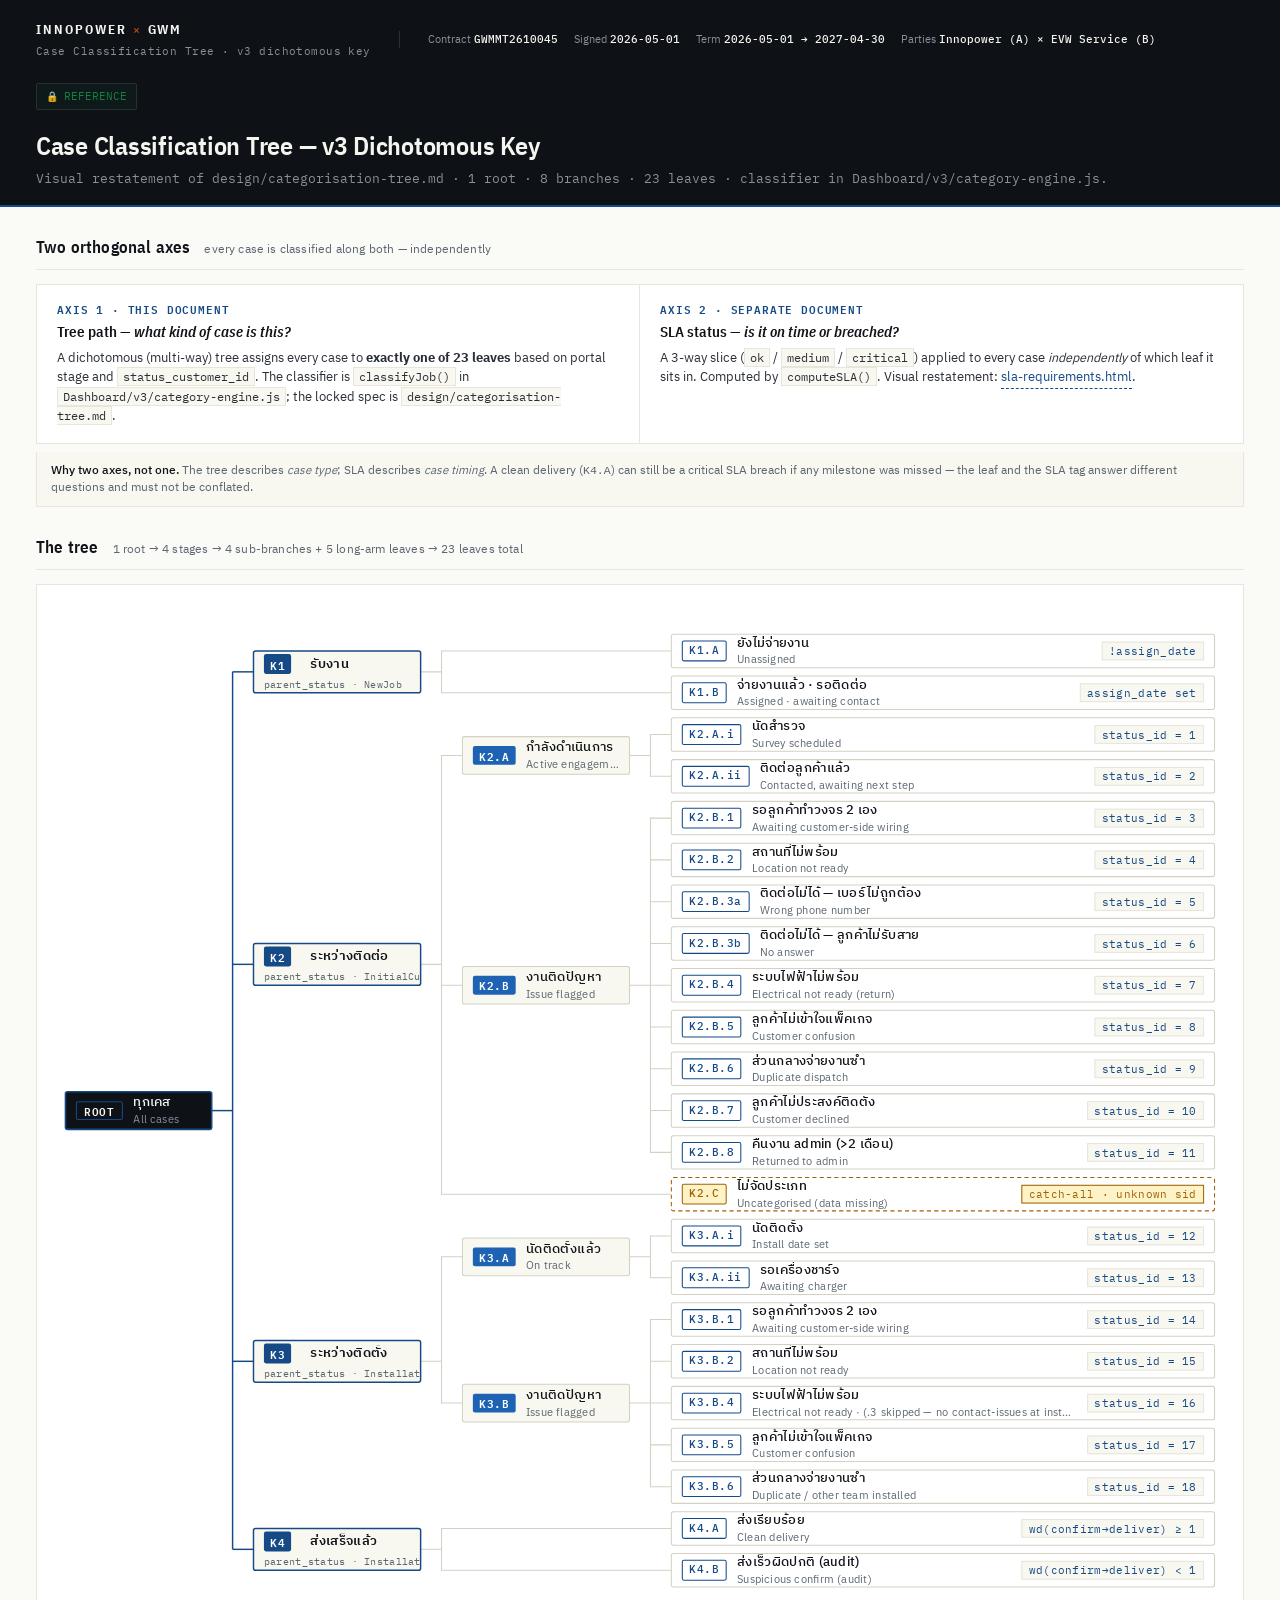
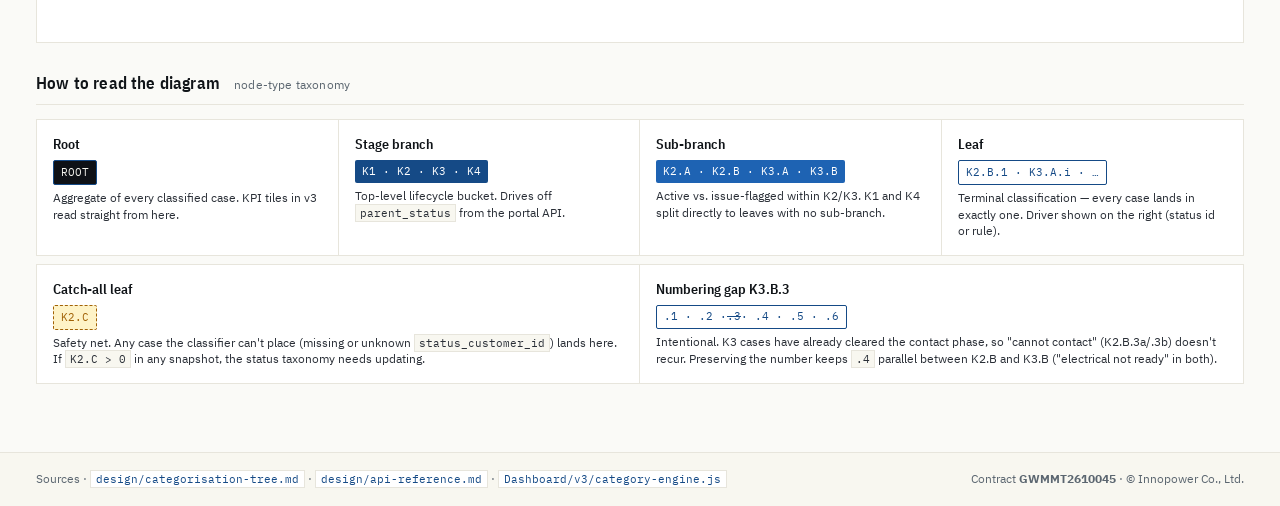
<file: Dashboard/case-classification-tree.html>
<!doctype html>
<html lang="en">
<head>
  <meta charset="utf-8" />
  <title>GWM Case Classification — Tree Diagram</title>
  <meta name="viewport" content="width=device-width,initial-scale=1" />

  <link rel="preconnect" href="https://fonts.googleapis.com">
  <link rel="preconnect" href="https://fonts.gstatic.com" crossorigin>
  <link href="https://fonts.googleapis.com/css2?family=IBM+Plex+Sans+Thai:wght@300;400;500;600;700&family=IBM+Plex+Sans:wght@300;400;500;600;700&family=IBM+Plex+Sans+Condensed:wght@500;600;700&family=IBM+Plex+Mono:wght@400;500;600&display=swap" rel="stylesheet">

  <style>
  :root {
    --brand:        #154a86;
    --brand-2:      #1e63b3;
    --accent:       #ea580c;

    --ink:          #101418;
    --ink-2:        #2a2f37;
    --muted:        #5b6670;
    --muted-2:      #9aa0a8;

    --canvas:       #fafaf7;
    --canvas-soft:  #fdfcf6;
    --canvas-warm:  #f8f7f0;
    --surface:      #ffffff;
    --hair:         #e7e5dc;
    --hair-soft:    #f0eee5;
    --hair-strong:  #d4d1c4;

    --ok:           #15803d;
    --ok-soft:      #dcfce7;
    --medium:       #a16207;
    --medium-soft:  #fef3c7;
    --critical:     #b91c1c;
    --critical-soft:#fee2e2;
    --critical-2:   #7f1d1d;

    --ink-on-dark:  #f5f5ef;
    --dark:         #0e1116;
  }

  * { box-sizing: border-box; }

  html, body {
    margin: 0; padding: 0;
    background: var(--canvas);
    color: var(--ink);
    font-family: 'IBM Plex Sans Thai', 'IBM Plex Sans', system-ui, -apple-system, sans-serif;
    font-size: 14px; line-height: 1.5;
    -webkit-font-smoothing: antialiased;
  }
  .mono { font-family: 'IBM Plex Mono', ui-monospace, monospace; font-variant-numeric: tabular-nums; }
  .display { font-family: 'IBM Plex Sans Condensed', sans-serif; font-weight: 600; letter-spacing: -0.01em; }
  .caps    { font-size: 10.5px; letter-spacing: 0.12em; text-transform: uppercase; color: var(--muted); font-weight: 500; }
  .muted   { color: var(--muted); }

  /* Header — copied verbatim from sla-requirements.html for visual continuity */
  .app-header {
    background: var(--dark); color: var(--ink-on-dark);
    border-bottom: 2px solid var(--brand);
    padding: 20px 36px 18px;
  }
  .h-top {
    display: flex; align-items: flex-start; justify-content: space-between;
    gap: 24px; flex-wrap: wrap;
  }
  .h-l { display: flex; align-items: center; gap: 28px; flex-wrap: wrap; }
  .brand { display: flex; flex-direction: column; gap: 3px; }
  .brand-mark {
    font-family: 'IBM Plex Sans Condensed', sans-serif;
    font-weight: 700; letter-spacing: 0.15em; font-size: 13px;
  }
  .brand-mark .x { color: var(--accent); margin: 0 6px; font-weight: 400; }
  .brand-sub {
    font-family: 'IBM Plex Mono', monospace; font-size: 11px;
    color: #8a9099; letter-spacing: 0.04em;
  }
  .context {
    display: flex; gap: 16px; padding-left: 28px;
    border-left: 1px solid var(--ink-2);
    flex-wrap: wrap;
  }
  .ctx-item { font-size: 11px; color: #8a9099; }
  .ctx-item b { color: var(--ink-on-dark); font-weight: 500; font-family: 'IBM Plex Mono', monospace; }
  .h-r .readonly-pill {
    display: inline-flex; align-items: center; gap: 6px;
    padding: 4px 9px; border: 1px solid var(--ink-2); border-radius: 2px;
    font-size: 11px; color: var(--ok); font-family: 'IBM Plex Mono', monospace;
    background: rgba(21, 128, 61, 0.08);
  }
  .h-r .readonly-pill::before { content: '🔒'; font-size: 10px; }

  .page-title {
    font-family: 'IBM Plex Sans Condensed', sans-serif;
    font-weight: 600; font-size: 26px; letter-spacing: -0.01em;
    color: var(--ink-on-dark);
    margin: 16px 0 4px;
  }
  .page-sub {
    font-size: 12.5px; color: #8a9099;
    font-family: 'IBM Plex Mono', monospace;
  }

  /* Sections — same pattern as sla-requirements.html */
  main { padding: 28px 36px 60px; max-width: 1400px; margin: 0 auto; }

  .section-head {
    display: flex; align-items: baseline; justify-content: space-between;
    gap: 16px; margin: 28px 0 14px; padding-bottom: 8px;
    border-bottom: 1px solid var(--hair);
  }
  .section-head:first-child { margin-top: 0; }
  .section-head h2 {
    margin: 0;
    font-family: 'IBM Plex Sans Condensed', sans-serif;
    font-weight: 600; font-size: 17px; letter-spacing: 0.01em;
    color: var(--ink);
  }
  .section-head h2 .sub {
    font-family: 'IBM Plex Sans Thai', sans-serif;
    font-weight: 400; font-size: 12px; color: var(--muted);
    margin-left: 10px;
  }

  /* Orthogonality callout */
  .axes {
    display: grid; grid-template-columns: 1fr 1fr;
    border: 1px solid var(--hair); background: var(--surface);
    margin-bottom: 8px;
  }
  .axis-cell {
    padding: 16px 20px; border-right: 1px solid var(--hair);
  }
  .axis-cell:last-child { border-right: none; }
  .axis-tag {
    font-family: 'IBM Plex Mono', monospace; font-size: 10.5px;
    color: var(--brand); letter-spacing: 0.08em; font-weight: 600;
    text-transform: uppercase;
  }
  .axis-title {
    font-family: 'IBM Plex Sans Condensed', sans-serif;
    font-weight: 600; font-size: 15px; margin: 4px 0 6px;
  }
  .axis-text {
    font-size: 12.5px; color: var(--ink-2); line-height: 1.55;
  }
  .axis-text a {
    color: var(--brand); text-decoration: none;
    border-bottom: 1px dashed var(--brand);
  }
  .axis-text code {
    font-family: 'IBM Plex Mono', monospace; font-size: 11.5px;
    background: var(--canvas-warm); padding: 1px 5px; border: 1px solid var(--hair);
  }
  .axes-note {
    font-size: 11.5px; color: var(--muted); padding: 10px 14px;
    background: var(--canvas-warm); border: 1px solid var(--hair);
    border-top: none;
  }
  .axes-note b { color: var(--ink); font-weight: 500; }

  /* Tree diagram container */
  .tree-frame {
    background: var(--surface); border: 1px solid var(--hair);
    padding: 20px 18px 26px;
    overflow-x: auto;
  }
  .tree-svg {
    display: block;
    width: 100%; height: auto;
    min-width: 980px;
  }

  /* Connectors */
  .conn {
    fill: none; stroke: var(--hair-strong); stroke-width: 1;
    stroke-linecap: round; stroke-linejoin: round;
  }
  .conn-trunk {
    fill: none; stroke: var(--brand); stroke-width: 1.4;
  }

  /* Node boxes */
  .node-box {
    fill: var(--surface); stroke: var(--hair-strong); stroke-width: 1;
  }
  .node-root .node-box {
    fill: var(--dark); stroke: var(--brand); stroke-width: 1.5;
  }
  .node-stage .node-box {
    fill: var(--canvas-warm); stroke: var(--brand); stroke-width: 1.4;
  }
  .node-sub .node-box {
    fill: var(--canvas-warm); stroke: var(--hair-strong); stroke-width: 1;
  }
  .node-leaf .node-box {
    fill: var(--surface); stroke: var(--hair-strong); stroke-width: 1;
  }
  .node-catchall .node-box {
    fill: var(--surface); stroke: var(--medium); stroke-width: 1;
    stroke-dasharray: 4 3;
  }

  /* foreignObject contents */
  .nbody {
    width: 100%; height: 100%;
    display: flex; align-items: center;
    padding: 0 10px;
    font-family: 'IBM Plex Sans Thai', 'IBM Plex Sans', sans-serif;
    font-size: 12px; color: var(--ink); line-height: 1.2;
  }
  .nbody .nkey {
    font-family: 'IBM Plex Mono', monospace; font-weight: 600;
    font-size: 11px; letter-spacing: 0.02em;
    background: var(--brand); color: #fff;
    padding: 3px 6px; border-radius: 2px;
    margin-right: 10px;
    white-space: nowrap;
  }
  .node-root .nbody { color: var(--ink-on-dark); justify-content: center; }
  .node-root .nbody .nkey {
    background: transparent; color: var(--ink-on-dark);
    border: 1px solid var(--brand); padding: 2px 7px;
    font-size: 10.5px;
  }
  .node-root .nlabel-th { color: var(--ink-on-dark); font-weight: 500; }
  .node-root .nlabel-en { color: #8a9099; }

  .node-stage .nbody .nkey { background: var(--brand); color: #fff; }
  .node-sub   .nbody .nkey { background: var(--brand-2); color: #fff; font-size: 10.5px; }
  .node-leaf  .nbody .nkey {
    background: var(--surface); color: var(--brand);
    border: 1px solid var(--brand); padding: 2px 6px;
    font-weight: 500;
  }
  .node-catchall .nbody .nkey {
    background: var(--medium-soft); color: var(--medium);
    border: 1px solid var(--medium);
  }

  .ntext { display: flex; flex-direction: column; gap: 2px; flex: 1; min-width: 0; }
  .nlabel-th {
    font-family: 'IBM Plex Sans Thai', sans-serif;
    font-size: 12.5px; color: var(--ink); font-weight: 500;
    white-space: nowrap; overflow: hidden; text-overflow: ellipsis;
  }
  .nlabel-en {
    font-family: 'IBM Plex Sans', sans-serif;
    font-size: 10.5px; color: var(--muted);
    white-space: nowrap; overflow: hidden; text-overflow: ellipsis;
  }
  .nstage-meta {
    font-family: 'IBM Plex Mono', monospace; font-size: 9.5px;
    color: var(--muted); margin-top: 2px;
    white-space: nowrap;
  }
  .node-stage .nbody {
    flex-direction: column; align-items: stretch; padding: 6px 10px;
    justify-content: center; gap: 1px;
  }
  .node-stage .nbody .nrow1 {
    display: flex; align-items: center; gap: 8px;
  }
  .node-stage .nlabel-th { font-size: 12.5px; font-weight: 600; }
  .node-stage .nlabel-en { font-size: 10.5px; }

  .ndriver {
    font-family: 'IBM Plex Mono', monospace; font-size: 10.5px;
    color: var(--brand); margin-left: 10px;
    white-space: nowrap;
    background: var(--canvas-warm); padding: 2px 6px;
    border: 1px solid var(--hair);
  }
  .node-catchall .ndriver {
    color: var(--medium); background: var(--medium-soft);
    border-color: var(--medium);
  }

  /* Legend */
  .legend-row {
    display: grid; grid-template-columns: repeat(4, 1fr);
    border: 1px solid var(--hair); background: var(--surface);
    margin-bottom: 8px;
  }
  .legend-cell {
    padding: 14px 16px; border-right: 1px solid var(--hair);
    display: flex; flex-direction: column; gap: 6px;
  }
  .legend-cell:last-child { border-right: none; }
  .legend-name {
    font-family: 'IBM Plex Sans Condensed', sans-serif;
    font-weight: 600; font-size: 13.5px;
  }
  .legend-sample {
    display: inline-flex; align-items: center;
    font-family: 'IBM Plex Mono', monospace; font-size: 11px;
    padding: 3px 7px; border-radius: 2px;
    width: fit-content;
  }
  .legend-sample.s-root  { background: var(--dark); color: var(--ink-on-dark); border: 1px solid var(--brand); }
  .legend-sample.s-stage { background: var(--brand); color: #fff; }
  .legend-sample.s-sub   { background: var(--brand-2); color: #fff; }
  .legend-sample.s-leaf  { background: var(--surface); color: var(--brand); border: 1px solid var(--brand); }
  .legend-sample.s-catch { background: var(--medium-soft); color: var(--medium); border: 1px dashed var(--medium); }
  .legend-desc {
    font-size: 11.5px; color: var(--ink-2); line-height: 1.45;
  }
  .legend-desc code {
    font-family: 'IBM Plex Mono', monospace; font-size: 11px;
    background: var(--canvas-warm); padding: 1px 4px; border: 1px solid var(--hair);
  }

  /* Footer */
  .app-footer {
    border-top: 1px solid var(--hair);
    padding: 18px 36px;
    background: var(--canvas-warm);
    display: flex; align-items: center; justify-content: space-between;
    gap: 16px; flex-wrap: wrap;
    font-size: 11.5px; color: var(--muted);
  }
  .app-footer a { color: var(--brand); text-decoration: none; }
  .app-footer a:hover { text-decoration: underline; }
  .app-footer code {
    font-family: 'IBM Plex Mono', monospace; font-size: 11px;
    background: var(--surface); padding: 1px 5px; border: 1px solid var(--hair);
  }

  /* Print — fit on A3 landscape, single page */
  @media print {
    @page { size: A3 landscape; margin: 12mm; }
    body { background: #fff; }
    .app-header { background: #fff; color: var(--ink); border-bottom: 2px solid var(--brand); }
    .brand-mark, .page-title { color: var(--ink); }
    .brand-sub, .page-sub, .ctx-item, .ctx-item b { color: var(--muted); }
    .h-r .readonly-pill { display: none; }
    main { padding: 16px 18px; max-width: 100%; }
    .tree-frame { overflow: visible; page-break-inside: avoid; padding: 8px 0; }
    .tree-svg { min-width: 0; }
    .axes, .legend-row { page-break-inside: avoid; }
  }

  /* Responsive */
  @media (max-width: 900px) {
    main { padding: 20px 18px 50px; }
    .app-header { padding: 16px 18px 14px; }
    .axes, .legend-row { grid-template-columns: 1fr; }
    .axis-cell, .legend-cell { border-right: none; border-bottom: 1px solid var(--hair); }
    .axis-cell:last-child, .legend-cell:last-child { border-bottom: none; }
  }
  </style>
</head>
<body>

<header class="app-header">
  <div class="h-top">
    <div class="h-l">
      <div class="brand">
        <div class="brand-mark">INNOPOWER<span class="x">×</span>GWM</div>
        <div class="brand-sub">Case Classification Tree · v3 dichotomous key</div>
      </div>
      <div class="context">
        <div class="ctx-item">Contract <b>GWMMT2610045</b></div>
        <div class="ctx-item">Signed <b>2026-05-01</b></div>
        <div class="ctx-item">Term <b>2026-05-01 → 2027-04-30</b></div>
        <div class="ctx-item">Parties <b>Innopower (A) × EVW Service (B)</b></div>
      </div>
    </div>
    <div class="h-r">
      <div class="readonly-pill">REFERENCE</div>
    </div>
  </div>
  <div class="page-title">Case Classification Tree — v3 Dichotomous Key</div>
  <div class="page-sub">Visual restatement of design/categorisation-tree.md · 1 root · 8 branches · 23 leaves · classifier in Dashboard/v3/category-engine.js.</div>
</header>

<main>

  <!-- ─── Two orthogonal axes ─────────────────────────────────────────── -->
  <div class="section-head">
    <h2>Two orthogonal axes <span class="sub">every case is classified along both — independently</span></h2>
  </div>
  <div class="axes">
    <div class="axis-cell">
      <div class="axis-tag">Axis 1 · this document</div>
      <div class="axis-title">Tree path — <i>what kind of case is this?</i></div>
      <div class="axis-text">
        A dichotomous (multi-way) tree assigns every case to <b>exactly one of 23 leaves</b>
        based on portal stage and <code>status_customer_id</code>. The classifier is
        <code>classifyJob()</code> in <code>Dashboard/v3/category-engine.js</code>; the locked
        spec is <code>design/categorisation-tree.md</code>.
      </div>
    </div>
    <div class="axis-cell">
      <div class="axis-tag">Axis 2 · separate document</div>
      <div class="axis-title">SLA status — <i>is it on time or breached?</i></div>
      <div class="axis-text">
        A 3-way slice (<code>ok</code> / <code>medium</code> / <code>critical</code>) applied to
        every case <i>independently</i> of which leaf it sits in. Computed by <code>computeSLA()</code>.
        Visual restatement: <a href="sla-requirements.html">sla-requirements.html</a>.
      </div>
    </div>
  </div>
  <div class="axes-note">
    <b>Why two axes, not one.</b> The tree describes <i>case type</i>; SLA describes <i>case timing</i>.
    A clean delivery (<code>K4.A</code>) can still be a critical SLA breach if any milestone was missed —
    the leaf and the SLA tag answer different questions and must not be conflated.
  </div>

  <!-- ─── The tree diagram ────────────────────────────────────────────── -->
  <div class="section-head">
    <h2>The tree <span class="sub">1 root → 4 stages → 4 sub-branches + 5 long-arm leaves → 23 leaves total</span></h2>
  </div>
  <div class="tree-frame">
    <svg class="tree-svg" viewBox="0 0 1120 968" xmlns="http://www.w3.org/2000/svg" preserveAspectRatio="xMidYMid meet" aria-label="Case classification tree diagram">

      <!-- ─── Connectors ──────────────────────────────────────────────── -->
      <!-- Root → 4 K-stages (lane A at x=170; root cy=484; K cys: 64,344,724,904) -->
      <path class="conn-trunk" d="M 150 484 L 170 484"/>
      <path class="conn-trunk" d="M 170 64 L 170 904"/>
      <path class="conn-trunk" d="M 170 64 L 190 64"/>
      <path class="conn-trunk" d="M 170 344 L 190 344"/>
      <path class="conn-trunk" d="M 170 724 L 190 724"/>
      <path class="conn-trunk" d="M 170 904 L 190 904"/>

      <!-- K1 → K1.A (row 1 cy=44), K1.B (row 2 cy=84). Long-arm: both go to col 3 -->
      <path class="conn" d="M 350 64 L 370 64"/>
      <path class="conn" d="M 370 44 L 370 84"/>
      <path class="conn" d="M 370 44 L 590 44"/>
      <path class="conn" d="M 370 84 L 590 84"/>

      <!-- K2 → K2.A (sub, cy=144), K2.B (sub, cy=364), K2.C (leaf long-arm, row 14 cy=564) -->
      <path class="conn" d="M 350 344 L 370 344"/>
      <path class="conn" d="M 370 144 L 370 564"/>
      <path class="conn" d="M 370 144 L 390 144"/>
      <path class="conn" d="M 370 364 L 390 364"/>
      <path class="conn" d="M 370 564 L 590 564"/>

      <!-- K3 → K3.A (sub, cy=624), K3.B (sub, cy=764) -->
      <path class="conn" d="M 350 724 L 370 724"/>
      <path class="conn" d="M 370 624 L 370 764"/>
      <path class="conn" d="M 370 624 L 390 624"/>
      <path class="conn" d="M 370 764 L 390 764"/>

      <!-- K4 → K4.A (row 22 cy=884), K4.B (row 23 cy=924). Long-arm to col 3 -->
      <path class="conn" d="M 350 904 L 370 904"/>
      <path class="conn" d="M 370 884 L 370 924"/>
      <path class="conn" d="M 370 884 L 590 884"/>
      <path class="conn" d="M 370 924 L 590 924"/>

      <!-- K2.A → K2.A.i (row 3 cy=124), K2.A.ii (row 4 cy=164) -->
      <path class="conn" d="M 550 144 L 570 144"/>
      <path class="conn" d="M 570 124 L 570 164"/>
      <path class="conn" d="M 570 124 L 590 124"/>
      <path class="conn" d="M 570 164 L 590 164"/>

      <!-- K2.B → K2.B.1..K2.B.8 (rows 5..13, cy 204,244,284,324,364,404,444,484,524) -->
      <path class="conn" d="M 550 364 L 570 364"/>
      <path class="conn" d="M 570 204 L 570 524"/>
      <path class="conn" d="M 570 204 L 590 204"/>
      <path class="conn" d="M 570 244 L 590 244"/>
      <path class="conn" d="M 570 284 L 590 284"/>
      <path class="conn" d="M 570 324 L 590 324"/>
      <path class="conn" d="M 570 364 L 590 364"/>
      <path class="conn" d="M 570 404 L 590 404"/>
      <path class="conn" d="M 570 444 L 590 444"/>
      <path class="conn" d="M 570 484 L 590 484"/>
      <path class="conn" d="M 570 524 L 590 524"/>

      <!-- K3.A → K3.A.i (row 15 cy=604), K3.A.ii (row 16 cy=644) -->
      <path class="conn" d="M 550 624 L 570 624"/>
      <path class="conn" d="M 570 604 L 570 644"/>
      <path class="conn" d="M 570 604 L 590 604"/>
      <path class="conn" d="M 570 644 L 590 644"/>

      <!-- K3.B → K3.B.1, K3.B.2, K3.B.4, K3.B.5, K3.B.6 (rows 17..21, cy 684,724,764,804,844) -->
      <path class="conn" d="M 550 764 L 570 764"/>
      <path class="conn" d="M 570 684 L 570 844"/>
      <path class="conn" d="M 570 684 L 590 684"/>
      <path class="conn" d="M 570 724 L 590 724"/>
      <path class="conn" d="M 570 764 L 590 764"/>
      <path class="conn" d="M 570 804 L 590 804"/>
      <path class="conn" d="M 570 844 L 590 844"/>

      <!-- ─── Root ────────────────────────────────────────────────────── -->
      <g class="node node-root">
        <rect class="node-box" x="10" y="466" width="140" height="36" rx="2"/>
        <foreignObject x="10" y="466" width="140" height="36">
          <div xmlns="http://www.w3.org/1999/xhtml" class="nbody">
            <span class="nkey">ROOT</span>
            <div class="ntext">
              <div class="nlabel-th">ทุกเคส</div>
              <div class="nlabel-en">All cases</div>
            </div>
          </div>
        </foreignObject>
      </g>

      <!-- ─── K-stages ───────────────────────────────────────────────── -->
      <g class="node node-stage">
        <rect class="node-box" x="190" y="44" width="160" height="40" rx="2"/>
        <foreignObject x="190" y="44" width="160" height="40">
          <div xmlns="http://www.w3.org/1999/xhtml" class="nbody">
            <div class="nrow1">
              <span class="nkey">K1</span>
              <span class="nlabel-th">รับงาน</span>
            </div>
            <div class="nlabel-en">Intake</div>
            <div class="nstage-meta">parent_status · NewJob</div>
          </div>
        </foreignObject>
      </g>

      <g class="node node-stage">
        <rect class="node-box" x="190" y="324" width="160" height="40" rx="2"/>
        <foreignObject x="190" y="324" width="160" height="40">
          <div xmlns="http://www.w3.org/1999/xhtml" class="nbody">
            <div class="nrow1">
              <span class="nkey">K2</span>
              <span class="nlabel-th">ระหว่างติดต่อ</span>
            </div>
            <div class="nlabel-en">Contacting</div>
            <div class="nstage-meta">parent_status · InitialCustomer</div>
          </div>
        </foreignObject>
      </g>

      <g class="node node-stage">
        <rect class="node-box" x="190" y="704" width="160" height="40" rx="2"/>
        <foreignObject x="190" y="704" width="160" height="40">
          <div xmlns="http://www.w3.org/1999/xhtml" class="nbody">
            <div class="nrow1">
              <span class="nkey">K3</span>
              <span class="nlabel-th">ระหว่างติดตั้ง</span>
            </div>
            <div class="nlabel-en">Scheduled</div>
            <div class="nstage-meta">parent_status · InstallationScheduled</div>
          </div>
        </foreignObject>
      </g>

      <g class="node node-stage">
        <rect class="node-box" x="190" y="884" width="160" height="40" rx="2"/>
        <foreignObject x="190" y="884" width="160" height="40">
          <div xmlns="http://www.w3.org/1999/xhtml" class="nbody">
            <div class="nrow1">
              <span class="nkey">K4</span>
              <span class="nlabel-th">ส่งเสร็จแล้ว</span>
            </div>
            <div class="nlabel-en">Delivered</div>
            <div class="nstage-meta">parent_status · InstallationCompleted</div>
          </div>
        </foreignObject>
      </g>

      <!-- ─── Sub-branches ───────────────────────────────────────────── -->
      <g class="node node-sub">
        <rect class="node-box" x="390" y="126" width="160" height="36" rx="2"/>
        <foreignObject x="390" y="126" width="160" height="36">
          <div xmlns="http://www.w3.org/1999/xhtml" class="nbody">
            <span class="nkey">K2.A</span>
            <div class="ntext">
              <div class="nlabel-th">กำลังดำเนินการ</div>
              <div class="nlabel-en">Active engagement</div>
            </div>
          </div>
        </foreignObject>
      </g>

      <g class="node node-sub">
        <rect class="node-box" x="390" y="346" width="160" height="36" rx="2"/>
        <foreignObject x="390" y="346" width="160" height="36">
          <div xmlns="http://www.w3.org/1999/xhtml" class="nbody">
            <span class="nkey">K2.B</span>
            <div class="ntext">
              <div class="nlabel-th">งานติดปัญหา</div>
              <div class="nlabel-en">Issue flagged</div>
            </div>
          </div>
        </foreignObject>
      </g>

      <g class="node node-sub">
        <rect class="node-box" x="390" y="606" width="160" height="36" rx="2"/>
        <foreignObject x="390" y="606" width="160" height="36">
          <div xmlns="http://www.w3.org/1999/xhtml" class="nbody">
            <span class="nkey">K3.A</span>
            <div class="ntext">
              <div class="nlabel-th">นัดติดตั้งแล้ว</div>
              <div class="nlabel-en">On track</div>
            </div>
          </div>
        </foreignObject>
      </g>

      <g class="node node-sub">
        <rect class="node-box" x="390" y="746" width="160" height="36" rx="2"/>
        <foreignObject x="390" y="746" width="160" height="36">
          <div xmlns="http://www.w3.org/1999/xhtml" class="nbody">
            <span class="nkey">K3.B</span>
            <div class="ntext">
              <div class="nlabel-th">งานติดปัญหา</div>
              <div class="nlabel-en">Issue flagged</div>
            </div>
          </div>
        </foreignObject>
      </g>

      <!-- ─── Leaves (23) ────────────────────────────────────────────── -->
      <!-- Row 1 · K1.A -->
      <g class="node node-leaf">
        <rect class="node-box" x="590" y="28" width="520" height="32" rx="2"/>
        <foreignObject x="590" y="28" width="520" height="32">
          <div xmlns="http://www.w3.org/1999/xhtml" class="nbody">
            <span class="nkey">K1.A</span>
            <div class="ntext">
              <div class="nlabel-th">ยังไม่จ่ายงาน</div>
              <div class="nlabel-en">Unassigned</div>
            </div>
            <span class="ndriver">!assign_date</span>
          </div>
        </foreignObject>
      </g>

      <!-- Row 2 · K1.B -->
      <g class="node node-leaf">
        <rect class="node-box" x="590" y="68" width="520" height="32" rx="2"/>
        <foreignObject x="590" y="68" width="520" height="32">
          <div xmlns="http://www.w3.org/1999/xhtml" class="nbody">
            <span class="nkey">K1.B</span>
            <div class="ntext">
              <div class="nlabel-th">จ่ายงานแล้ว · รอติดต่อ</div>
              <div class="nlabel-en">Assigned · awaiting contact</div>
            </div>
            <span class="ndriver">assign_date set</span>
          </div>
        </foreignObject>
      </g>

      <!-- Row 3 · K2.A.i -->
      <g class="node node-leaf">
        <rect class="node-box" x="590" y="108" width="520" height="32" rx="2"/>
        <foreignObject x="590" y="108" width="520" height="32">
          <div xmlns="http://www.w3.org/1999/xhtml" class="nbody">
            <span class="nkey">K2.A.i</span>
            <div class="ntext">
              <div class="nlabel-th">นัดสำรวจ</div>
              <div class="nlabel-en">Survey scheduled</div>
            </div>
            <span class="ndriver">status_id = 1</span>
          </div>
        </foreignObject>
      </g>

      <!-- Row 4 · K2.A.ii -->
      <g class="node node-leaf">
        <rect class="node-box" x="590" y="148" width="520" height="32" rx="2"/>
        <foreignObject x="590" y="148" width="520" height="32">
          <div xmlns="http://www.w3.org/1999/xhtml" class="nbody">
            <span class="nkey">K2.A.ii</span>
            <div class="ntext">
              <div class="nlabel-th">ติดต่อลูกค้าแล้ว</div>
              <div class="nlabel-en">Contacted, awaiting next step</div>
            </div>
            <span class="ndriver">status_id = 2</span>
          </div>
        </foreignObject>
      </g>

      <!-- Row 5 · K2.B.1 -->
      <g class="node node-leaf">
        <rect class="node-box" x="590" y="188" width="520" height="32" rx="2"/>
        <foreignObject x="590" y="188" width="520" height="32">
          <div xmlns="http://www.w3.org/1999/xhtml" class="nbody">
            <span class="nkey">K2.B.1</span>
            <div class="ntext">
              <div class="nlabel-th">รอลูกค้าทำวงจร 2 เอง</div>
              <div class="nlabel-en">Awaiting customer-side wiring</div>
            </div>
            <span class="ndriver">status_id = 3</span>
          </div>
        </foreignObject>
      </g>

      <!-- Row 6 · K2.B.2 -->
      <g class="node node-leaf">
        <rect class="node-box" x="590" y="228" width="520" height="32" rx="2"/>
        <foreignObject x="590" y="228" width="520" height="32">
          <div xmlns="http://www.w3.org/1999/xhtml" class="nbody">
            <span class="nkey">K2.B.2</span>
            <div class="ntext">
              <div class="nlabel-th">สถานที่ไม่พร้อม</div>
              <div class="nlabel-en">Location not ready</div>
            </div>
            <span class="ndriver">status_id = 4</span>
          </div>
        </foreignObject>
      </g>

      <!-- Row 7 · K2.B.3a -->
      <g class="node node-leaf">
        <rect class="node-box" x="590" y="268" width="520" height="32" rx="2"/>
        <foreignObject x="590" y="268" width="520" height="32">
          <div xmlns="http://www.w3.org/1999/xhtml" class="nbody">
            <span class="nkey">K2.B.3a</span>
            <div class="ntext">
              <div class="nlabel-th">ติดต่อไม่ได้ — เบอร์ไม่ถูกต้อง</div>
              <div class="nlabel-en">Wrong phone number</div>
            </div>
            <span class="ndriver">status_id = 5</span>
          </div>
        </foreignObject>
      </g>

      <!-- Row 8 · K2.B.3b -->
      <g class="node node-leaf">
        <rect class="node-box" x="590" y="308" width="520" height="32" rx="2"/>
        <foreignObject x="590" y="308" width="520" height="32">
          <div xmlns="http://www.w3.org/1999/xhtml" class="nbody">
            <span class="nkey">K2.B.3b</span>
            <div class="ntext">
              <div class="nlabel-th">ติดต่อไม่ได้ — ลูกค้าไม่รับสาย</div>
              <div class="nlabel-en">No answer</div>
            </div>
            <span class="ndriver">status_id = 6</span>
          </div>
        </foreignObject>
      </g>

      <!-- Row 9 · K2.B.4 -->
      <g class="node node-leaf">
        <rect class="node-box" x="590" y="348" width="520" height="32" rx="2"/>
        <foreignObject x="590" y="348" width="520" height="32">
          <div xmlns="http://www.w3.org/1999/xhtml" class="nbody">
            <span class="nkey">K2.B.4</span>
            <div class="ntext">
              <div class="nlabel-th">ระบบไฟฟ้าไม่พร้อม</div>
              <div class="nlabel-en">Electrical not ready (return)</div>
            </div>
            <span class="ndriver">status_id = 7</span>
          </div>
        </foreignObject>
      </g>

      <!-- Row 10 · K2.B.5 -->
      <g class="node node-leaf">
        <rect class="node-box" x="590" y="388" width="520" height="32" rx="2"/>
        <foreignObject x="590" y="388" width="520" height="32">
          <div xmlns="http://www.w3.org/1999/xhtml" class="nbody">
            <span class="nkey">K2.B.5</span>
            <div class="ntext">
              <div class="nlabel-th">ลูกค้าไม่เข้าใจแพ็คเกจ</div>
              <div class="nlabel-en">Customer confusion</div>
            </div>
            <span class="ndriver">status_id = 8</span>
          </div>
        </foreignObject>
      </g>

      <!-- Row 11 · K2.B.6 -->
      <g class="node node-leaf">
        <rect class="node-box" x="590" y="428" width="520" height="32" rx="2"/>
        <foreignObject x="590" y="428" width="520" height="32">
          <div xmlns="http://www.w3.org/1999/xhtml" class="nbody">
            <span class="nkey">K2.B.6</span>
            <div class="ntext">
              <div class="nlabel-th">ส่วนกลางจ่ายงานซ้ำ</div>
              <div class="nlabel-en">Duplicate dispatch</div>
            </div>
            <span class="ndriver">status_id = 9</span>
          </div>
        </foreignObject>
      </g>

      <!-- Row 12 · K2.B.7 -->
      <g class="node node-leaf">
        <rect class="node-box" x="590" y="468" width="520" height="32" rx="2"/>
        <foreignObject x="590" y="468" width="520" height="32">
          <div xmlns="http://www.w3.org/1999/xhtml" class="nbody">
            <span class="nkey">K2.B.7</span>
            <div class="ntext">
              <div class="nlabel-th">ลูกค้าไม่ประสงค์ติดตั้ง</div>
              <div class="nlabel-en">Customer declined</div>
            </div>
            <span class="ndriver">status_id = 10</span>
          </div>
        </foreignObject>
      </g>

      <!-- Row 13 · K2.B.8 -->
      <g class="node node-leaf">
        <rect class="node-box" x="590" y="508" width="520" height="32" rx="2"/>
        <foreignObject x="590" y="508" width="520" height="32">
          <div xmlns="http://www.w3.org/1999/xhtml" class="nbody">
            <span class="nkey">K2.B.8</span>
            <div class="ntext">
              <div class="nlabel-th">คืนงาน admin (&gt;2 เดือน)</div>
              <div class="nlabel-en">Returned to admin</div>
            </div>
            <span class="ndriver">status_id = 11</span>
          </div>
        </foreignObject>
      </g>

      <!-- Row 14 · K2.C (catch-all) -->
      <g class="node node-leaf node-catchall">
        <rect class="node-box" x="590" y="548" width="520" height="32" rx="2"/>
        <foreignObject x="590" y="548" width="520" height="32">
          <div xmlns="http://www.w3.org/1999/xhtml" class="nbody">
            <span class="nkey">K2.C</span>
            <div class="ntext">
              <div class="nlabel-th">ไม่จัดประเภท</div>
              <div class="nlabel-en">Uncategorised (data missing)</div>
            </div>
            <span class="ndriver">catch-all · unknown sid</span>
          </div>
        </foreignObject>
      </g>

      <!-- Row 15 · K3.A.i -->
      <g class="node node-leaf">
        <rect class="node-box" x="590" y="588" width="520" height="32" rx="2"/>
        <foreignObject x="590" y="588" width="520" height="32">
          <div xmlns="http://www.w3.org/1999/xhtml" class="nbody">
            <span class="nkey">K3.A.i</span>
            <div class="ntext">
              <div class="nlabel-th">นัดติดตั้ง</div>
              <div class="nlabel-en">Install date set</div>
            </div>
            <span class="ndriver">status_id = 12</span>
          </div>
        </foreignObject>
      </g>

      <!-- Row 16 · K3.A.ii -->
      <g class="node node-leaf">
        <rect class="node-box" x="590" y="628" width="520" height="32" rx="2"/>
        <foreignObject x="590" y="628" width="520" height="32">
          <div xmlns="http://www.w3.org/1999/xhtml" class="nbody">
            <span class="nkey">K3.A.ii</span>
            <div class="ntext">
              <div class="nlabel-th">รอเครื่องชาร์จ</div>
              <div class="nlabel-en">Awaiting charger</div>
            </div>
            <span class="ndriver">status_id = 13</span>
          </div>
        </foreignObject>
      </g>

      <!-- Row 17 · K3.B.1 -->
      <g class="node node-leaf">
        <rect class="node-box" x="590" y="668" width="520" height="32" rx="2"/>
        <foreignObject x="590" y="668" width="520" height="32">
          <div xmlns="http://www.w3.org/1999/xhtml" class="nbody">
            <span class="nkey">K3.B.1</span>
            <div class="ntext">
              <div class="nlabel-th">รอลูกค้าทำวงจร 2 เอง</div>
              <div class="nlabel-en">Awaiting customer-side wiring</div>
            </div>
            <span class="ndriver">status_id = 14</span>
          </div>
        </foreignObject>
      </g>

      <!-- Row 18 · K3.B.2 -->
      <g class="node node-leaf">
        <rect class="node-box" x="590" y="708" width="520" height="32" rx="2"/>
        <foreignObject x="590" y="708" width="520" height="32">
          <div xmlns="http://www.w3.org/1999/xhtml" class="nbody">
            <span class="nkey">K3.B.2</span>
            <div class="ntext">
              <div class="nlabel-th">สถานที่ไม่พร้อม</div>
              <div class="nlabel-en">Location not ready</div>
            </div>
            <span class="ndriver">status_id = 15</span>
          </div>
        </foreignObject>
      </g>

      <!-- Row 19 · K3.B.4 (.3 intentionally skipped) -->
      <g class="node node-leaf">
        <rect class="node-box" x="590" y="748" width="520" height="32" rx="2"/>
        <foreignObject x="590" y="748" width="520" height="32">
          <div xmlns="http://www.w3.org/1999/xhtml" class="nbody">
            <span class="nkey">K3.B.4</span>
            <div class="ntext">
              <div class="nlabel-th">ระบบไฟฟ้าไม่พร้อม</div>
              <div class="nlabel-en">Electrical not ready · (.3 skipped — no contact-issues at install stage)</div>
            </div>
            <span class="ndriver">status_id = 16</span>
          </div>
        </foreignObject>
      </g>

      <!-- Row 20 · K3.B.5 -->
      <g class="node node-leaf">
        <rect class="node-box" x="590" y="788" width="520" height="32" rx="2"/>
        <foreignObject x="590" y="788" width="520" height="32">
          <div xmlns="http://www.w3.org/1999/xhtml" class="nbody">
            <span class="nkey">K3.B.5</span>
            <div class="ntext">
              <div class="nlabel-th">ลูกค้าไม่เข้าใจแพ็คเกจ</div>
              <div class="nlabel-en">Customer confusion</div>
            </div>
            <span class="ndriver">status_id = 17</span>
          </div>
        </foreignObject>
      </g>

      <!-- Row 21 · K3.B.6 -->
      <g class="node node-leaf">
        <rect class="node-box" x="590" y="828" width="520" height="32" rx="2"/>
        <foreignObject x="590" y="828" width="520" height="32">
          <div xmlns="http://www.w3.org/1999/xhtml" class="nbody">
            <span class="nkey">K3.B.6</span>
            <div class="ntext">
              <div class="nlabel-th">ส่วนกลางจ่ายงานซ้ำ</div>
              <div class="nlabel-en">Duplicate / other team installed</div>
            </div>
            <span class="ndriver">status_id = 18</span>
          </div>
        </foreignObject>
      </g>

      <!-- Row 22 · K4.A -->
      <g class="node node-leaf">
        <rect class="node-box" x="590" y="868" width="520" height="32" rx="2"/>
        <foreignObject x="590" y="868" width="520" height="32">
          <div xmlns="http://www.w3.org/1999/xhtml" class="nbody">
            <span class="nkey">K4.A</span>
            <div class="ntext">
              <div class="nlabel-th">ส่งเรียบร้อย</div>
              <div class="nlabel-en">Clean delivery</div>
            </div>
            <span class="ndriver">wd(confirm→deliver) ≥ 1</span>
          </div>
        </foreignObject>
      </g>

      <!-- Row 23 · K4.B -->
      <g class="node node-leaf">
        <rect class="node-box" x="590" y="908" width="520" height="32" rx="2"/>
        <foreignObject x="590" y="908" width="520" height="32">
          <div xmlns="http://www.w3.org/1999/xhtml" class="nbody">
            <span class="nkey">K4.B</span>
            <div class="ntext">
              <div class="nlabel-th">ส่งเร็วผิดปกติ (audit)</div>
              <div class="nlabel-en">Suspicious confirm (audit)</div>
            </div>
            <span class="ndriver">wd(confirm→deliver) &lt; 1</span>
          </div>
        </foreignObject>
      </g>

    </svg>
  </div>

  <!-- ─── Legend ─────────────────────────────────────────────────────── -->
  <div class="section-head">
    <h2>How to read the diagram <span class="sub">node-type taxonomy</span></h2>
  </div>
  <div class="legend-row">
    <div class="legend-cell">
      <div class="legend-name">Root</div>
      <span class="legend-sample s-root">ROOT</span>
      <div class="legend-desc">Aggregate of every classified case. KPI tiles in v3 read straight from here.</div>
    </div>
    <div class="legend-cell">
      <div class="legend-name">Stage branch</div>
      <span class="legend-sample s-stage">K1 · K2 · K3 · K4</span>
      <div class="legend-desc">Top-level lifecycle bucket. Drives off <code>parent_status</code> from the portal API.</div>
    </div>
    <div class="legend-cell">
      <div class="legend-name">Sub-branch</div>
      <span class="legend-sample s-sub">K2.A · K2.B · K3.A · K3.B</span>
      <div class="legend-desc">Active vs. issue-flagged within K2/K3. K1 and K4 split directly to leaves with no sub-branch.</div>
    </div>
    <div class="legend-cell">
      <div class="legend-name">Leaf</div>
      <span class="legend-sample s-leaf">K2.B.1 · K3.A.i · …</span>
      <div class="legend-desc">Terminal classification — every case lands in exactly one. Driver shown on the right (status id or rule).</div>
    </div>
  </div>
  <div class="legend-row" style="grid-template-columns: 1fr 1fr;">
    <div class="legend-cell">
      <div class="legend-name">Catch-all leaf</div>
      <span class="legend-sample s-catch">K2.C</span>
      <div class="legend-desc">Safety net. Any case the classifier can't place (missing or unknown <code>status_customer_id</code>) lands here.
        If <code>K2.C &gt; 0</code> in any snapshot, the status taxonomy needs updating.</div>
    </div>
    <div class="legend-cell">
      <div class="legend-name">Numbering gap K3.B.3</div>
      <span class="legend-sample s-leaf" style="font-size:10.5px">.1 · .2 · <s>.3</s> · .4 · .5 · .6</span>
      <div class="legend-desc">Intentional. K3 cases have already cleared the contact phase, so "cannot contact"
        (K2.B.3a/.3b) doesn't recur. Preserving the number keeps <code>.4</code> parallel between K2.B and K3.B
        ("electrical not ready" in both).</div>
    </div>
  </div>

</main>

<footer class="app-footer">
  <div>
    Sources ·
    <a href="../design/categorisation-tree.md"><code>design/categorisation-tree.md</code></a> ·
    <a href="../design/api-reference.md"><code>design/api-reference.md</code></a> ·
    <a href="v3/category-engine.js"><code>Dashboard/v3/category-engine.js</code></a>
  </div>
  <div>
    Contract <b>GWMMT2610045</b> · © Innopower Co., Ltd.
  </div>
</footer>

</body>
</html>
</file>
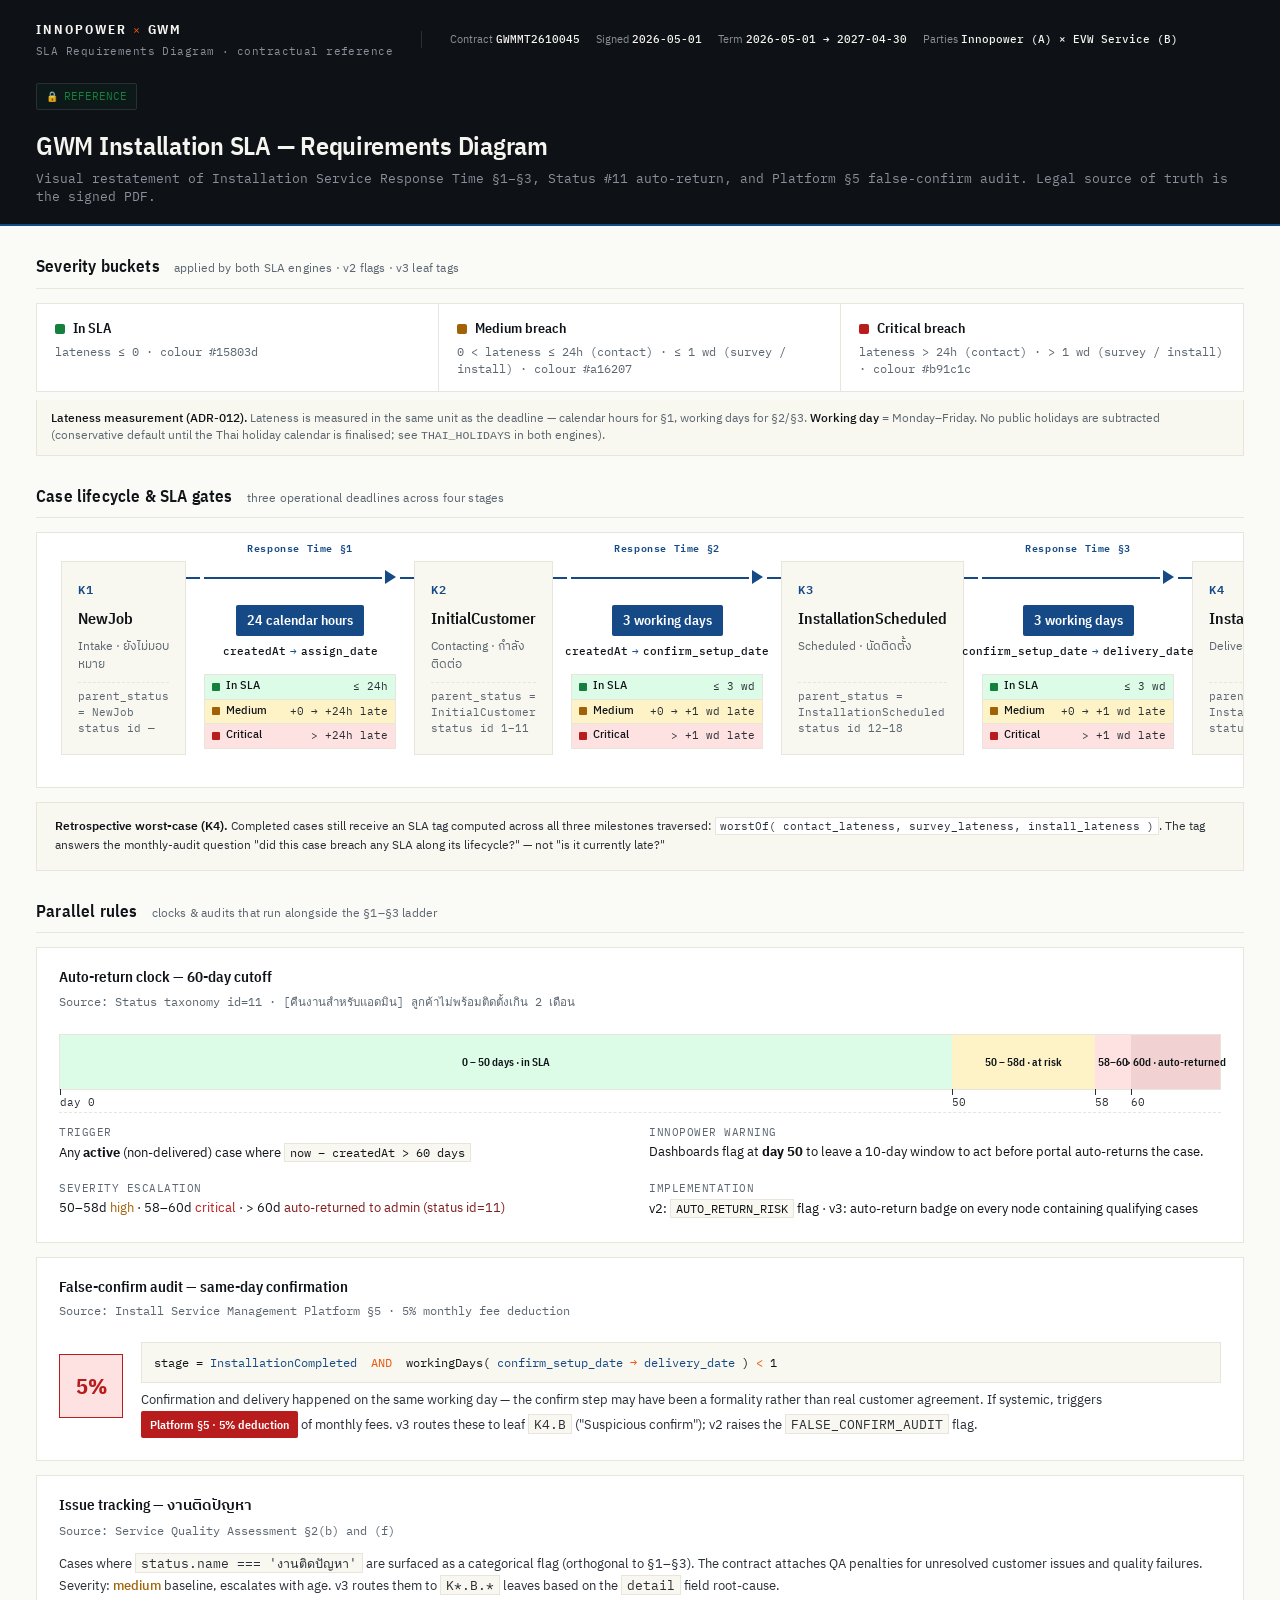
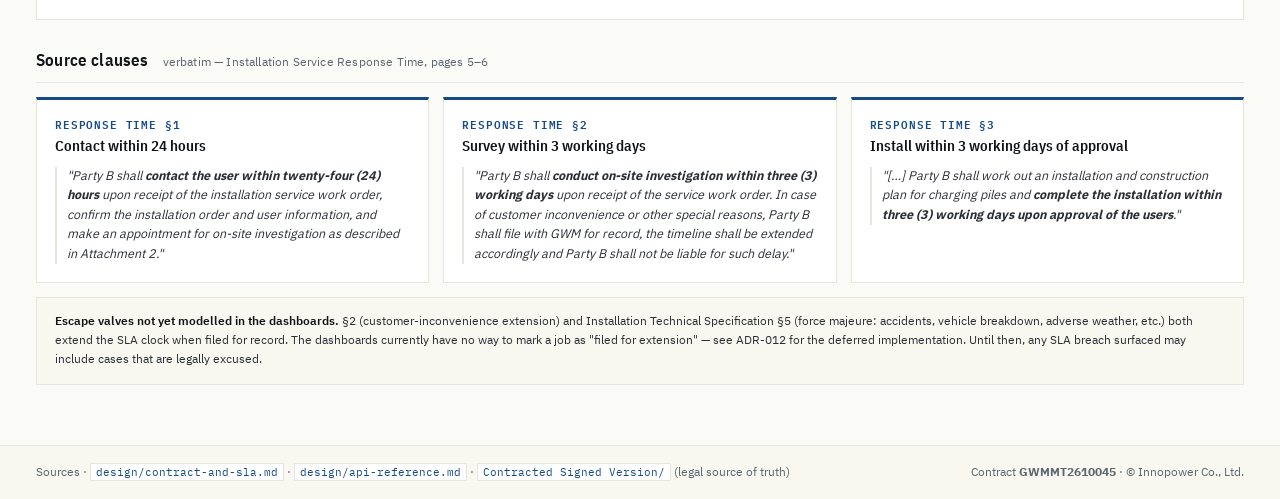
<file: Dashboard/sla-requirements.html>
<!doctype html>
<html lang="en">
<head>
  <meta charset="utf-8" />
  <title>GWM Installation SLA — Requirements Diagram</title>
  <meta name="viewport" content="width=device-width,initial-scale=1" />

  <link rel="preconnect" href="https://fonts.googleapis.com">
  <link rel="preconnect" href="https://fonts.gstatic.com" crossorigin>
  <link href="https://fonts.googleapis.com/css2?family=IBM+Plex+Sans+Thai:wght@300;400;500;600;700&family=IBM+Plex+Sans:wght@300;400;500;600;700&family=IBM+Plex+Sans+Condensed:wght@500;600;700&family=IBM+Plex+Mono:wght@400;500;600&display=swap" rel="stylesheet">

  <style>
  :root {
    --brand:        #154a86;
    --brand-2:      #1e63b3;
    --accent:       #ea580c;

    --ink:          #101418;
    --ink-2:        #2a2f37;
    --muted:        #5b6670;
    --muted-2:      #9aa0a8;

    --canvas:       #fafaf7;
    --canvas-soft:  #fdfcf6;
    --canvas-warm:  #f8f7f0;
    --surface:      #ffffff;
    --hair:         #e7e5dc;
    --hair-soft:    #f0eee5;

    --ok:           #15803d;
    --ok-soft:      #dcfce7;
    --medium:       #a16207;
    --medium-soft:  #fef3c7;
    --critical:     #b91c1c;
    --critical-soft:#fee2e2;
    --critical-2:   #7f1d1d;

    --ink-on-dark:  #f5f5ef;
    --dark:         #0e1116;
  }

  * { box-sizing: border-box; }

  html, body {
    margin: 0; padding: 0;
    background: var(--canvas);
    color: var(--ink);
    font-family: 'IBM Plex Sans Thai', 'IBM Plex Sans', system-ui, -apple-system, sans-serif;
    font-size: 14px; line-height: 1.5;
    -webkit-font-smoothing: antialiased;
  }
  .mono { font-family: 'IBM Plex Mono', ui-monospace, monospace; font-variant-numeric: tabular-nums; }
  .display { font-family: 'IBM Plex Sans Condensed', sans-serif; font-weight: 600; letter-spacing: -0.01em; }
  .caps    { font-size: 10.5px; letter-spacing: 0.12em; text-transform: uppercase; color: var(--muted); font-weight: 500; }
  .muted   { color: var(--muted); }

  /* ─── Header ────────────────────────────────────────────────────────── */
  .app-header {
    background: var(--dark); color: var(--ink-on-dark);
    border-bottom: 2px solid var(--brand);
    padding: 20px 36px 18px;
  }
  .h-top {
    display: flex; align-items: flex-start; justify-content: space-between;
    gap: 24px; flex-wrap: wrap;
  }
  .h-l { display: flex; align-items: center; gap: 28px; flex-wrap: wrap; }
  .brand { display: flex; flex-direction: column; gap: 3px; }
  .brand-mark {
    font-family: 'IBM Plex Sans Condensed', sans-serif;
    font-weight: 700; letter-spacing: 0.15em; font-size: 13px;
  }
  .brand-mark .x { color: var(--accent); margin: 0 6px; font-weight: 400; }
  .brand-sub {
    font-family: 'IBM Plex Mono', monospace; font-size: 11px;
    color: #8a9099; letter-spacing: 0.04em;
  }
  .context {
    display: flex; gap: 16px; padding-left: 28px;
    border-left: 1px solid var(--ink-2);
    flex-wrap: wrap;
  }
  .ctx-item { font-size: 11px; color: #8a9099; }
  .ctx-item b { color: var(--ink-on-dark); font-weight: 500; font-family: 'IBM Plex Mono', monospace; }
  .h-r .readonly-pill {
    display: inline-flex; align-items: center; gap: 6px;
    padding: 4px 9px; border: 1px solid var(--ink-2); border-radius: 2px;
    font-size: 11px; color: var(--ok); font-family: 'IBM Plex Mono', monospace;
    background: rgba(21, 128, 61, 0.08);
  }
  .h-r .readonly-pill::before { content: '🔒'; font-size: 10px; }

  .page-title {
    font-family: 'IBM Plex Sans Condensed', sans-serif;
    font-weight: 600; font-size: 26px; letter-spacing: -0.01em;
    color: var(--ink-on-dark);
    margin: 16px 0 4px;
  }
  .page-sub {
    font-size: 12.5px; color: #8a9099;
    font-family: 'IBM Plex Mono', monospace;
  }

  /* ─── Sections ──────────────────────────────────────────────────────── */
  main { padding: 28px 36px 60px; max-width: 1400px; margin: 0 auto; }

  .section-head {
    display: flex; align-items: baseline; justify-content: space-between;
    gap: 16px; margin: 28px 0 14px; padding-bottom: 8px;
    border-bottom: 1px solid var(--hair);
  }
  .section-head:first-child { margin-top: 0; }
  .section-head h2 {
    margin: 0;
    font-family: 'IBM Plex Sans Condensed', sans-serif;
    font-weight: 600; font-size: 17px; letter-spacing: 0.01em;
    color: var(--ink);
  }
  .section-head h2 .sub {
    font-family: 'IBM Plex Sans Thai', sans-serif;
    font-weight: 400; font-size: 12px; color: var(--muted);
    margin-left: 10px;
  }

  /* ─── Severity legend ───────────────────────────────────────────────── */
  .legend {
    display: grid; grid-template-columns: repeat(3, 1fr);
    gap: 0; border: 1px solid var(--hair); background: var(--surface);
    margin-bottom: 8px;
  }
  .legend-cell { padding: 14px 18px; border-right: 1px solid var(--hair); }
  .legend-cell:last-child { border-right: none; }
  .legend-dot {
    display: inline-block; width: 10px; height: 10px; border-radius: 2px;
    margin-right: 8px; vertical-align: middle;
  }
  .legend-name {
    font-family: 'IBM Plex Sans Condensed', sans-serif;
    font-weight: 600; font-size: 14px;
  }
  .legend-rule {
    font-family: 'IBM Plex Mono', monospace; font-size: 11.5px;
    color: var(--muted); margin-top: 4px;
  }
  .legend-note {
    font-size: 11.5px; color: var(--muted); padding: 10px 14px;
    background: var(--canvas-warm); border: 1px solid var(--hair);
    border-top: none;
  }
  .legend-note b { color: var(--ink); font-weight: 500; }

  /* ─── Lifecycle ribbon ──────────────────────────────────────────────── */
  .ribbon {
    background: var(--surface); border: 1px solid var(--hair);
    padding: 28px 24px 32px;
    overflow-x: auto;
  }
  .ribbon-track {
    display: grid;
    grid-template-columns: 1fr auto 1fr auto 1fr auto 1fr;
    align-items: stretch;
    gap: 14px;
    min-width: 1100px;
  }

  .stage {
    background: var(--canvas-warm);
    border: 1px solid var(--hair);
    padding: 18px 16px;
    display: flex; flex-direction: column; gap: 8px;
    min-height: 140px;
  }
  .stage-k {
    font-family: 'IBM Plex Mono', monospace; font-weight: 600;
    font-size: 12px; color: var(--brand); letter-spacing: 0.05em;
  }
  .stage-name {
    font-family: 'IBM Plex Sans Condensed', sans-serif;
    font-weight: 600; font-size: 16px; color: var(--ink);
  }
  .stage-th { font-size: 12px; color: var(--muted); }
  .stage-ids {
    margin-top: auto;
    font-family: 'IBM Plex Mono', monospace; font-size: 10.5px;
    color: var(--muted); border-top: 1px dashed var(--hair);
    padding-top: 6px;
  }

  .gate {
    display: flex; flex-direction: column; align-items: center;
    gap: 8px; min-width: 200px; padding: 0 4px;
    position: relative;
  }
  .gate::before, .gate::after {
    content: ''; position: absolute; top: 16px; height: 2px;
    background: var(--brand); width: 14px;
  }
  .gate::before { left: -14px; }
  .gate::after  { right: -14px; }

  .gate-arrow {
    width: 100%; height: 32px;
    display: flex; align-items: center; justify-content: center;
    position: relative;
  }
  .gate-arrow::before {
    content: ''; position: absolute; top: 50%; left: 0; right: 14px;
    height: 2px; background: var(--brand);
  }
  .gate-arrow::after {
    content: ''; position: absolute; top: 50%; right: 0;
    transform: translateY(-50%);
    width: 0; height: 0;
    border-top: 7px solid transparent;
    border-bottom: 7px solid transparent;
    border-left: 11px solid var(--brand);
  }
  .gate-clause {
    position: absolute; top: -6px; left: 50%; transform: translate(-50%, -100%);
    font-family: 'IBM Plex Mono', monospace; font-size: 10px;
    color: var(--brand); font-weight: 600; letter-spacing: 0.06em;
    background: var(--surface); padding: 0 8px;
    white-space: nowrap;
  }
  .gate-deadline {
    background: var(--brand); color: #fff;
    font-family: 'IBM Plex Sans Condensed', sans-serif;
    font-weight: 600; font-size: 14px;
    padding: 5px 11px; border-radius: 2px;
    margin-top: 4px;
    white-space: nowrap;
  }
  .gate-anchor {
    font-family: 'IBM Plex Mono', monospace; font-size: 10.5px;
    color: var(--muted); text-align: center;
    line-height: 1.5;
  }
  .gate-anchor b { color: var(--ink); font-weight: 500; }
  .gate-anchor .arr { color: var(--brand); margin: 0 4px; }

  /* Severity ladder under each gate */
  .ladder {
    width: 100%; margin-top: 6px;
    border: 1px solid var(--hair);
  }
  .ladder-row {
    display: grid; grid-template-columns: 14px 1fr auto;
    align-items: center;
    padding: 4px 7px;
    font-size: 10.5px;
    border-bottom: 1px solid var(--hair);
  }
  .ladder-row:last-child { border-bottom: none; }
  .ladder-swatch {
    width: 8px; height: 8px; border-radius: 1px;
  }
  .ladder-row.ok       { background: var(--ok-soft); }
  .ladder-row.medium   { background: var(--medium-soft); }
  .ladder-row.critical { background: var(--critical-soft); }
  .ladder-row.ok       .ladder-swatch { background: var(--ok); }
  .ladder-row.medium   .ladder-swatch { background: var(--medium); }
  .ladder-row.critical .ladder-swatch { background: var(--critical); }
  .ladder-label { color: var(--ink); font-weight: 500; }
  .ladder-range { font-family: 'IBM Plex Mono', monospace; color: var(--ink-2); }

  /* ─── Background clocks ─────────────────────────────────────────────── */
  .clocks { display: grid; grid-template-columns: 1fr; gap: 14px; }

  .clock-card {
    background: var(--surface); border: 1px solid var(--hair);
    padding: 18px 22px 22px;
  }
  .clock-card h3 {
    margin: 0 0 4px;
    font-family: 'IBM Plex Sans Condensed', sans-serif;
    font-weight: 600; font-size: 15px;
  }
  .clock-card .clock-sub {
    font-size: 11.5px; color: var(--muted); margin-bottom: 14px;
    font-family: 'IBM Plex Mono', monospace;
  }

  .axis {
    position: relative; height: 56px; margin: 24px 0 8px;
    border: 1px solid var(--hair);
    display: grid; grid-template-columns: 50fr 8fr 2fr 5fr;
  }
  .band { position: relative; }
  .band-ok       { background: var(--ok-soft); }
  .band-medium   { background: var(--medium-soft); }
  .band-critical { background: var(--critical-soft); }
  .band-returned { background: #f1d1d1; }
  .band-label {
    position: absolute; top: 50%; left: 50%; transform: translate(-50%, -50%);
    font-family: 'IBM Plex Sans Condensed', sans-serif;
    font-size: 11px; font-weight: 600;
    color: var(--ink); white-space: nowrap;
  }
  .band-tick {
    position: absolute; bottom: -22px; left: 0;
    font-family: 'IBM Plex Mono', monospace; font-size: 10.5px;
    color: var(--ink-2); transform: translateX(-50%);
  }
  .band-tick::before {
    content: ''; position: absolute; left: 50%; bottom: 16px;
    width: 1px; height: 6px; background: var(--ink-2);
  }
  .band-tick.left  { left: 0; transform: translateX(0); }
  .band-tick.left::before { left: 0; }

  .clock-meta {
    margin-top: 22px; padding-top: 12px; border-top: 1px dashed var(--hair);
    display: grid; grid-template-columns: 1fr 1fr; gap: 18px;
    font-size: 11.5px;
  }
  .clock-meta .label { color: var(--muted); font-family: 'IBM Plex Mono', monospace; font-size: 10.5px; letter-spacing: 0.05em; text-transform: uppercase; margin-bottom: 3px; }
  .clock-meta .value { font-size: 12.5px; }
  .clock-meta code {
    font-family: 'IBM Plex Mono', monospace; font-size: 11.5px;
    background: var(--canvas-warm); padding: 1px 5px; border: 1px solid var(--hair);
  }

  /* False-confirm card uses a different layout */
  .fc-grid {
    display: grid; grid-template-columns: auto 1fr; gap: 18px;
    align-items: center;
  }
  .fc-icon {
    width: 64px; height: 64px;
    background: var(--critical-soft);
    border: 1px solid var(--critical);
    display: flex; align-items: center; justify-content: center;
    font-family: 'IBM Plex Sans Condensed', sans-serif;
    font-size: 22px; font-weight: 700; color: var(--critical);
  }
  .fc-scenario {
    font-family: 'IBM Plex Mono', monospace; font-size: 11.5px;
    background: var(--canvas-warm); border: 1px solid var(--hair);
    padding: 10px 12px; margin: 8px 0;
    line-height: 1.7;
  }
  .fc-scenario .field { color: var(--brand); }
  .fc-scenario .op    { color: var(--accent); }
  .fc-penalty {
    display: inline-block; background: var(--critical); color: #fff;
    font-family: 'IBM Plex Sans Condensed', sans-serif; font-weight: 600;
    font-size: 12px; padding: 4px 9px; border-radius: 2px;
  }

  /* ─── Clauses block ─────────────────────────────────────────────────── */
  .clauses {
    display: grid; grid-template-columns: repeat(3, 1fr);
    gap: 14px;
  }
  @media (max-width: 1000px) { .clauses { grid-template-columns: 1fr; } }
  .clause-card {
    background: var(--surface); border: 1px solid var(--hair);
    padding: 16px 18px 18px;
    border-top: 3px solid var(--brand);
  }
  .clause-tag {
    font-family: 'IBM Plex Mono', monospace; font-size: 10.5px;
    color: var(--brand); letter-spacing: 0.08em; font-weight: 600;
    text-transform: uppercase;
  }
  .clause-title {
    font-family: 'IBM Plex Sans Condensed', sans-serif;
    font-weight: 600; font-size: 14.5px; margin: 4px 0 10px;
  }
  .clause-text {
    font-size: 12.5px; color: var(--ink-2);
    border-left: 2px solid var(--hair);
    padding-left: 10px; font-style: italic;
    line-height: 1.55;
  }

  .escape-notes {
    margin-top: 14px; background: var(--canvas-warm);
    border: 1px solid var(--hair); padding: 14px 18px;
    font-size: 12px; color: var(--ink-2); line-height: 1.6;
  }
  .escape-notes b { color: var(--ink); font-weight: 600; }
  .escape-notes code {
    font-family: 'IBM Plex Mono', monospace; font-size: 11px;
    background: var(--surface); padding: 1px 4px; border: 1px solid var(--hair);
  }

  /* ─── Footer ────────────────────────────────────────────────────────── */
  .app-footer {
    border-top: 1px solid var(--hair);
    padding: 18px 36px;
    background: var(--canvas-warm);
    display: flex; align-items: center; justify-content: space-between;
    gap: 16px; flex-wrap: wrap;
    font-size: 11.5px; color: var(--muted);
  }
  .app-footer a { color: var(--brand); text-decoration: none; }
  .app-footer a:hover { text-decoration: underline; }
  .app-footer code {
    font-family: 'IBM Plex Mono', monospace; font-size: 11px;
    background: var(--surface); padding: 1px 5px; border: 1px solid var(--hair);
  }

  /* ─── Print ─────────────────────────────────────────────────────────── */
  @media print {
    body { background: #fff; }
    .app-header { background: #fff; color: var(--ink); border-bottom: 2px solid var(--brand); }
    .brand-mark, .page-title { color: var(--ink); }
    .brand-sub, .page-sub, .ctx-item, .ctx-item b { color: var(--muted); }
    .h-r .readonly-pill { display: none; }
    main { padding: 16px 24px; max-width: 100%; }
    .ribbon { overflow: visible; page-break-inside: avoid; }
    .ribbon-track { min-width: 0; }
    .clocks { page-break-before: always; }
  }

  /* ─── Responsive ────────────────────────────────────────────────────── */
  @media (max-width: 900px) {
    main { padding: 20px 18px 50px; }
    .app-header { padding: 16px 18px 14px; }
    .legend { grid-template-columns: 1fr; }
    .legend-cell { border-right: none; border-bottom: 1px solid var(--hair); }
    .legend-cell:last-child { border-bottom: none; }
  }
  </style>
</head>
<body>

<header class="app-header">
  <div class="h-top">
    <div class="h-l">
      <div class="brand">
        <div class="brand-mark">INNOPOWER<span class="x">×</span>GWM</div>
        <div class="brand-sub">SLA Requirements Diagram · contractual reference</div>
      </div>
      <div class="context">
        <div class="ctx-item">Contract <b>GWMMT2610045</b></div>
        <div class="ctx-item">Signed <b>2026-05-01</b></div>
        <div class="ctx-item">Term <b>2026-05-01 → 2027-04-30</b></div>
        <div class="ctx-item">Parties <b>Innopower (A) × EVW Service (B)</b></div>
      </div>
    </div>
    <div class="h-r">
      <div class="readonly-pill">REFERENCE</div>
    </div>
  </div>
  <div class="page-title">GWM Installation SLA — Requirements Diagram</div>
  <div class="page-sub">Visual restatement of Installation Service Response Time §1–§3, Status #11 auto-return, and Platform §5 false-confirm audit. Legal source of truth is the signed PDF.</div>
</header>

<main>

  <!-- ─── Severity legend ─────────────────────────────────────────────── -->
  <div class="section-head">
    <h2>Severity buckets <span class="sub">applied by both SLA engines · v2 flags · v3 leaf tags</span></h2>
  </div>
  <div class="legend">
    <div class="legend-cell">
      <div><span class="legend-dot" style="background:var(--ok)"></span><span class="legend-name">In SLA</span></div>
      <div class="legend-rule">lateness ≤ 0 · colour <span class="mono">#15803d</span></div>
    </div>
    <div class="legend-cell">
      <div><span class="legend-dot" style="background:var(--medium)"></span><span class="legend-name">Medium breach</span></div>
      <div class="legend-rule">0 &lt; lateness ≤ 24h <span class="muted">(contact)</span> · ≤ 1 wd <span class="muted">(survey / install)</span> · colour <span class="mono">#a16207</span></div>
    </div>
    <div class="legend-cell">
      <div><span class="legend-dot" style="background:var(--critical)"></span><span class="legend-name">Critical breach</span></div>
      <div class="legend-rule">lateness &gt; 24h <span class="muted">(contact)</span> · &gt; 1 wd <span class="muted">(survey / install)</span> · colour <span class="mono">#b91c1c</span></div>
    </div>
  </div>
  <div class="legend-note">
    <b>Lateness measurement (ADR-012).</b> Lateness is measured in the same unit as the deadline — calendar hours for §1, working days for §2/§3.
    <b>Working day</b> = Monday–Friday. No public holidays are subtracted (conservative default until the Thai holiday calendar is finalised; see <code>THAI_HOLIDAYS</code> in both engines).
  </div>

  <!-- ─── Lifecycle ribbon ────────────────────────────────────────────── -->
  <div class="section-head">
    <h2>Case lifecycle &amp; SLA gates <span class="sub">three operational deadlines across four stages</span></h2>
  </div>
  <div class="ribbon">
    <div class="ribbon-track">

      <!-- K1 -->
      <div class="stage">
        <div class="stage-k">K1</div>
        <div class="stage-name">NewJob</div>
        <div class="stage-th">Intake · ยังไม่มอบหมาย</div>
        <div class="stage-ids">parent_status = NewJob<br/>status id —</div>
      </div>

      <!-- Gate 1: §1 Contact 24h -->
      <div class="gate">
        <div class="gate-arrow">
          <div class="gate-clause">Response Time §1</div>
        </div>
        <div class="gate-deadline">24 calendar hours</div>
        <div class="gate-anchor">
          <b>createdAt</b><span class="arr">→</span><b>assign_date</b>
        </div>
        <div class="ladder">
          <div class="ladder-row ok">
            <div class="ladder-swatch"></div>
            <div class="ladder-label">In SLA</div>
            <div class="ladder-range">≤ 24h</div>
          </div>
          <div class="ladder-row medium">
            <div class="ladder-swatch"></div>
            <div class="ladder-label">Medium</div>
            <div class="ladder-range">+0 → +24h late</div>
          </div>
          <div class="ladder-row critical">
            <div class="ladder-swatch"></div>
            <div class="ladder-label">Critical</div>
            <div class="ladder-range">&gt; +24h late</div>
          </div>
        </div>
      </div>

      <!-- K2 -->
      <div class="stage">
        <div class="stage-k">K2</div>
        <div class="stage-name">InitialCustomer</div>
        <div class="stage-th">Contacting · กำลังติดต่อ</div>
        <div class="stage-ids">parent_status = InitialCustomer<br/>status id 1–11</div>
      </div>

      <!-- Gate 2: §2 Survey 3wd -->
      <div class="gate">
        <div class="gate-arrow">
          <div class="gate-clause">Response Time §2</div>
        </div>
        <div class="gate-deadline">3 working days</div>
        <div class="gate-anchor">
          <b>createdAt</b><span class="arr">→</span><b>confirm_setup_date</b>
        </div>
        <div class="ladder">
          <div class="ladder-row ok">
            <div class="ladder-swatch"></div>
            <div class="ladder-label">In SLA</div>
            <div class="ladder-range">≤ 3 wd</div>
          </div>
          <div class="ladder-row medium">
            <div class="ladder-swatch"></div>
            <div class="ladder-label">Medium</div>
            <div class="ladder-range">+0 → +1 wd late</div>
          </div>
          <div class="ladder-row critical">
            <div class="ladder-swatch"></div>
            <div class="ladder-label">Critical</div>
            <div class="ladder-range">&gt; +1 wd late</div>
          </div>
        </div>
      </div>

      <!-- K3 -->
      <div class="stage">
        <div class="stage-k">K3</div>
        <div class="stage-name">InstallationScheduled</div>
        <div class="stage-th">Scheduled · นัดติดตั้ง</div>
        <div class="stage-ids">parent_status = InstallationScheduled<br/>status id 12–18</div>
      </div>

      <!-- Gate 3: §3 Install 3wd -->
      <div class="gate">
        <div class="gate-arrow">
          <div class="gate-clause">Response Time §3</div>
        </div>
        <div class="gate-deadline">3 working days</div>
        <div class="gate-anchor">
          <b>confirm_setup_date</b><span class="arr">→</span><b>delivery_date</b>
        </div>
        <div class="ladder">
          <div class="ladder-row ok">
            <div class="ladder-swatch"></div>
            <div class="ladder-label">In SLA</div>
            <div class="ladder-range">≤ 3 wd</div>
          </div>
          <div class="ladder-row medium">
            <div class="ladder-swatch"></div>
            <div class="ladder-label">Medium</div>
            <div class="ladder-range">+0 → +1 wd late</div>
          </div>
          <div class="ladder-row critical">
            <div class="ladder-swatch"></div>
            <div class="ladder-label">Critical</div>
            <div class="ladder-range">&gt; +1 wd late</div>
          </div>
        </div>
      </div>

      <!-- K4 -->
      <div class="stage">
        <div class="stage-k">K4</div>
        <div class="stage-name">InstallationCompleted</div>
        <div class="stage-th">Delivered · ส่งมอบแล้ว</div>
        <div class="stage-ids">parent_status = InstallationCompleted<br/>status id 19</div>
      </div>

    </div>
  </div>

  <div class="escape-notes">
    <b>Retrospective worst-case (K4).</b> Completed cases still receive an SLA tag computed across all three milestones traversed:
    <code>worstOf( contact_lateness, survey_lateness, install_lateness )</code>.
    The tag answers the monthly-audit question "did this case breach any SLA along its lifecycle?" — not "is it currently late?"
  </div>

  <!-- ─── Background clocks ───────────────────────────────────────────── -->
  <div class="section-head">
    <h2>Parallel rules <span class="sub">clocks &amp; audits that run alongside the §1–§3 ladder</span></h2>
  </div>
  <div class="clocks">

    <!-- Auto-return clock -->
    <div class="clock-card">
      <h3>Auto-return clock — 60-day cutoff</h3>
      <div class="clock-sub">Source: Status taxonomy id=11 · [คืนงานสำหรับแอดมิน] ลูกค้าไม่พร้อมติดตั้งเกิน 2 เดือน</div>

      <div class="axis">
        <div class="band band-ok">
          <div class="band-label">0 – 50 days · in SLA</div>
          <span class="band-tick left">day 0</span>
        </div>
        <div class="band band-medium">
          <div class="band-label">50 – 58d · at risk</div>
          <span class="band-tick left">50</span>
        </div>
        <div class="band band-critical">
          <div class="band-label">58–60</div>
          <span class="band-tick left">58</span>
        </div>
        <div class="band band-returned">
          <div class="band-label">&gt; 60d · auto-returned</div>
          <span class="band-tick left">60</span>
        </div>
      </div>

      <div class="clock-meta">
        <div>
          <div class="label">Trigger</div>
          <div class="value">Any <b>active</b> (non-delivered) case where <code>now − createdAt &gt; 60 days</code></div>
        </div>
        <div>
          <div class="label">Innopower warning</div>
          <div class="value">Dashboards flag at <b>day 50</b> to leave a 10-day window to act before portal auto-returns the case.</div>
        </div>
        <div>
          <div class="label">Severity escalation</div>
          <div class="value">50–58d <span style="color:var(--medium)">high</span> · 58–60d <span style="color:var(--critical)">critical</span> · &gt; 60d <span style="color:var(--critical-2)">auto-returned to admin (status id=11)</span></div>
        </div>
        <div>
          <div class="label">Implementation</div>
          <div class="value">v2: <code>AUTO_RETURN_RISK</code> flag · v3: auto-return badge on every node containing qualifying cases</div>
        </div>
      </div>
    </div>

    <!-- False-confirm audit -->
    <div class="clock-card">
      <h3>False-confirm audit — same-day confirmation</h3>
      <div class="clock-sub">Source: Install Service Management Platform §5 · 5% monthly fee deduction</div>

      <div class="fc-grid">
        <div class="fc-icon">5%</div>
        <div>
          <div class="fc-scenario">
            stage = <span class="field">InstallationCompleted</span> &nbsp;<span class="op">AND</span>&nbsp; workingDays( <span class="field">confirm_setup_date</span> <span class="op">→</span> <span class="field">delivery_date</span> ) <span class="op">&lt;</span> 1
          </div>
          <div style="font-size:12.5px; color:var(--ink-2); line-height:1.6;">
            Confirmation and delivery happened on the same working day — the confirm step may have been a formality rather than real customer agreement. If systemic, triggers <span class="fc-penalty">Platform §5 · 5% deduction</span> of monthly fees. v3 routes these to leaf <code style="font-family:'IBM Plex Mono',monospace;background:var(--canvas-warm);padding:1px 5px;border:1px solid var(--hair)">K4.B</code> ("Suspicious confirm"); v2 raises the <code style="font-family:'IBM Plex Mono',monospace;background:var(--canvas-warm);padding:1px 5px;border:1px solid var(--hair)">FALSE_CONFIRM_AUDIT</code> flag.
          </div>
        </div>
      </div>
    </div>

    <!-- Issue tracking -->
    <div class="clock-card">
      <h3>Issue tracking — <span style="font-family:'IBM Plex Sans Thai',sans-serif">งานติดปัญหา</span></h3>
      <div class="clock-sub">Source: Service Quality Assessment §2(b) and (f)</div>
      <div style="font-size:12.5px; color:var(--ink-2); line-height:1.6;">
        Cases where <code style="font-family:'IBM Plex Mono',monospace;background:var(--canvas-warm);padding:1px 5px;border:1px solid var(--hair)">status.name === 'งานติดปัญหา'</code> are surfaced as a categorical flag (orthogonal to §1–§3). The contract attaches QA penalties for unresolved customer issues and quality failures.
        Severity: <span style="color:var(--medium); font-weight:500">medium</span> baseline, escalates with age.
        v3 routes them to <code style="font-family:'IBM Plex Mono',monospace;background:var(--canvas-warm);padding:1px 5px;border:1px solid var(--hair)">K*.B.*</code> leaves based on the <code style="font-family:'IBM Plex Mono',monospace;background:var(--canvas-warm);padding:1px 5px;border:1px solid var(--hair)">detail</code> field root-cause.
      </div>
    </div>

  </div>

  <!-- ─── Verbatim clauses ────────────────────────────────────────────── -->
  <div class="section-head">
    <h2>Source clauses <span class="sub">verbatim — Installation Service Response Time, pages 5–6</span></h2>
  </div>
  <div class="clauses">
    <div class="clause-card">
      <div class="clause-tag">Response Time §1</div>
      <div class="clause-title">Contact within 24 hours</div>
      <div class="clause-text">
        "Party B shall <b>contact the user within twenty-four (24) hours</b> upon receipt of the installation service work order, confirm the installation order and user information, and make an appointment for on-site investigation as described in Attachment 2."
      </div>
    </div>
    <div class="clause-card">
      <div class="clause-tag">Response Time §2</div>
      <div class="clause-title">Survey within 3 working days</div>
      <div class="clause-text">
        "Party B shall <b>conduct on-site investigation within three (3) working days</b> upon receipt of the service work order. In case of customer inconvenience or other special reasons, Party B shall file with GWM for record, the timeline shall be extended accordingly and Party B shall not be liable for such delay."
      </div>
    </div>
    <div class="clause-card">
      <div class="clause-tag">Response Time §3</div>
      <div class="clause-title">Install within 3 working days of approval</div>
      <div class="clause-text">
        "[…] Party B shall work out an installation and construction plan for charging piles and <b>complete the installation within three (3) working days upon approval of the users</b>."
      </div>
    </div>
  </div>

  <div class="escape-notes">
    <b>Escape valves not yet modelled in the dashboards.</b> §2 (customer-inconvenience extension) and Installation Technical Specification §5 (force majeure: accidents, vehicle breakdown, adverse weather, etc.) both extend the SLA clock when filed for record. The dashboards currently have no way to mark a job as "filed for extension" — see ADR-012 for the deferred implementation. Until then, any SLA breach surfaced may include cases that are legally excused.
  </div>

</main>

<footer class="app-footer">
  <div>
    Sources ·
    <a href="../design/contract-and-sla.md"><code>design/contract-and-sla.md</code></a> ·
    <a href="../design/api-reference.md"><code>design/api-reference.md</code></a> ·
    <a href="../Contracted%20Signed%20Version/"><code>Contracted Signed Version/</code></a> (legal source of truth)
  </div>
  <div>
    Contract <b>GWMMT2610045</b> · © Innopower Co., Ltd.
  </div>
</footer>

</body>
</html>
</file>
